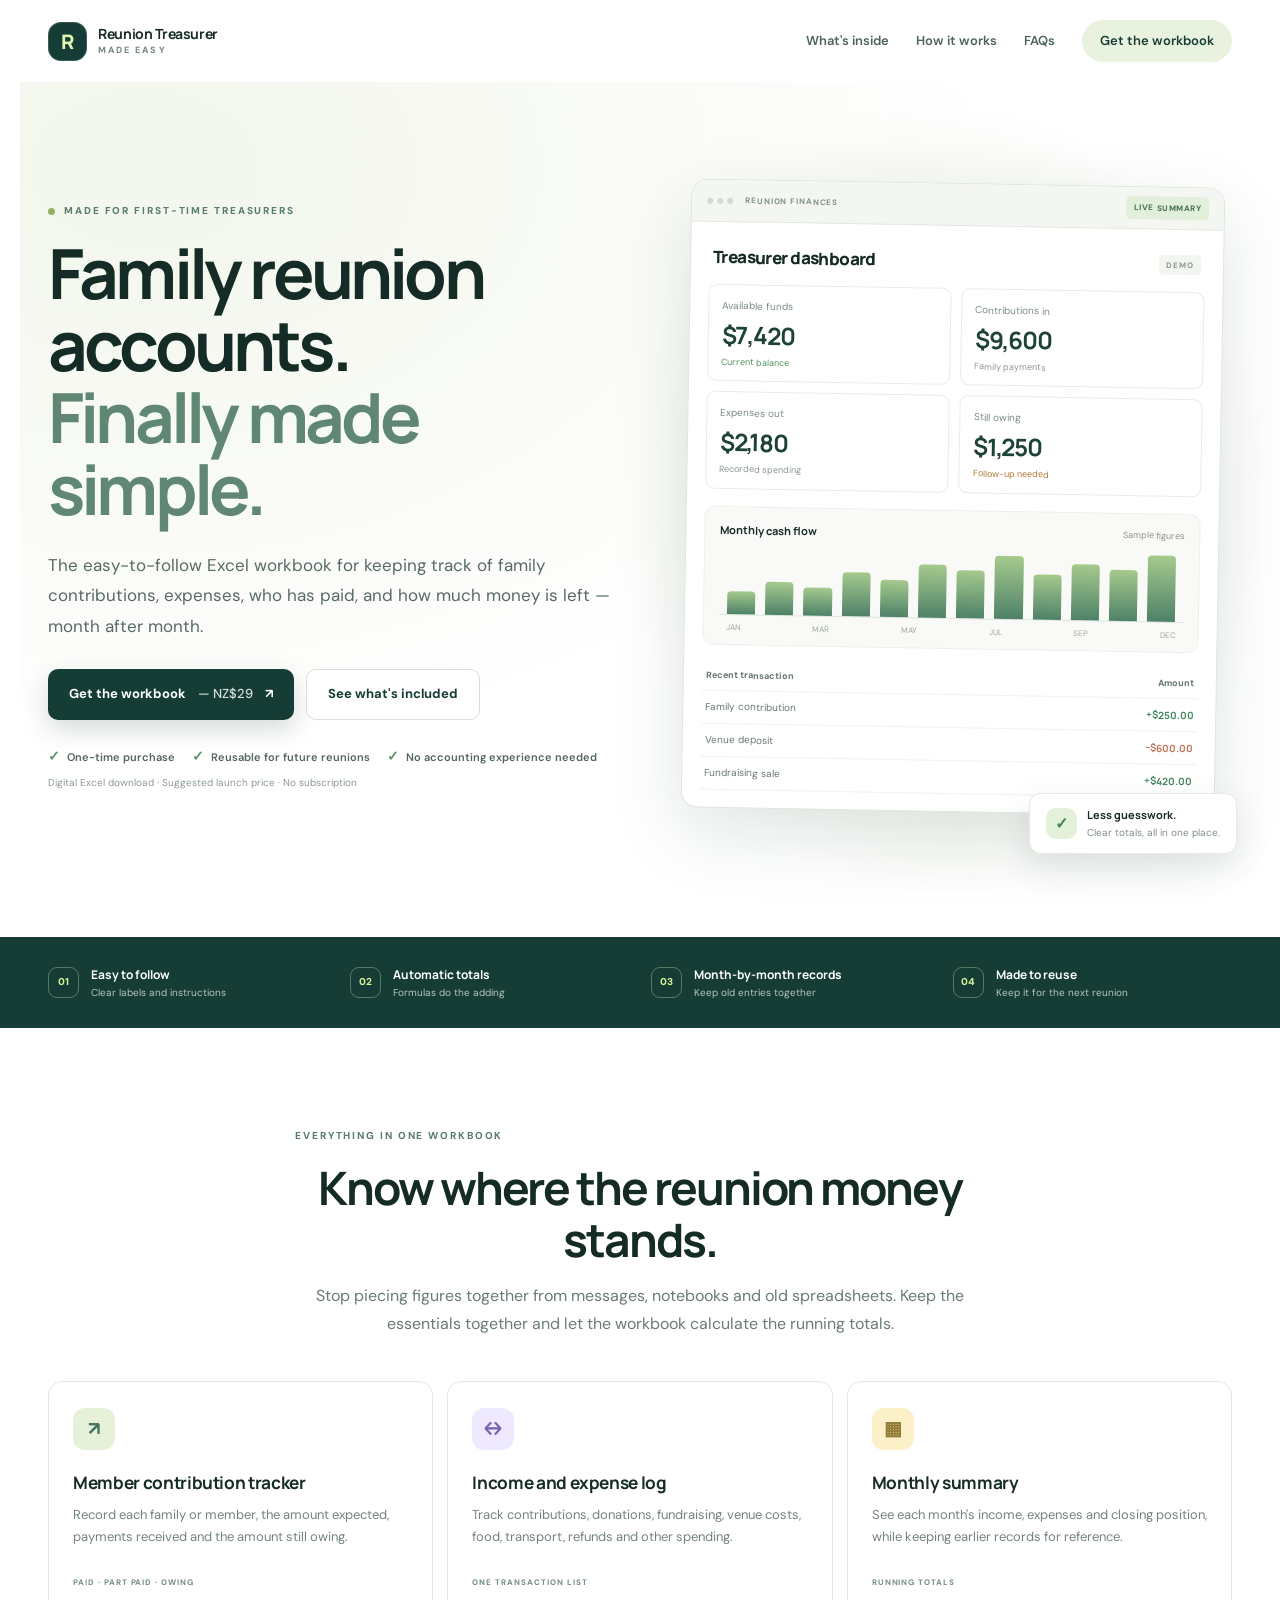
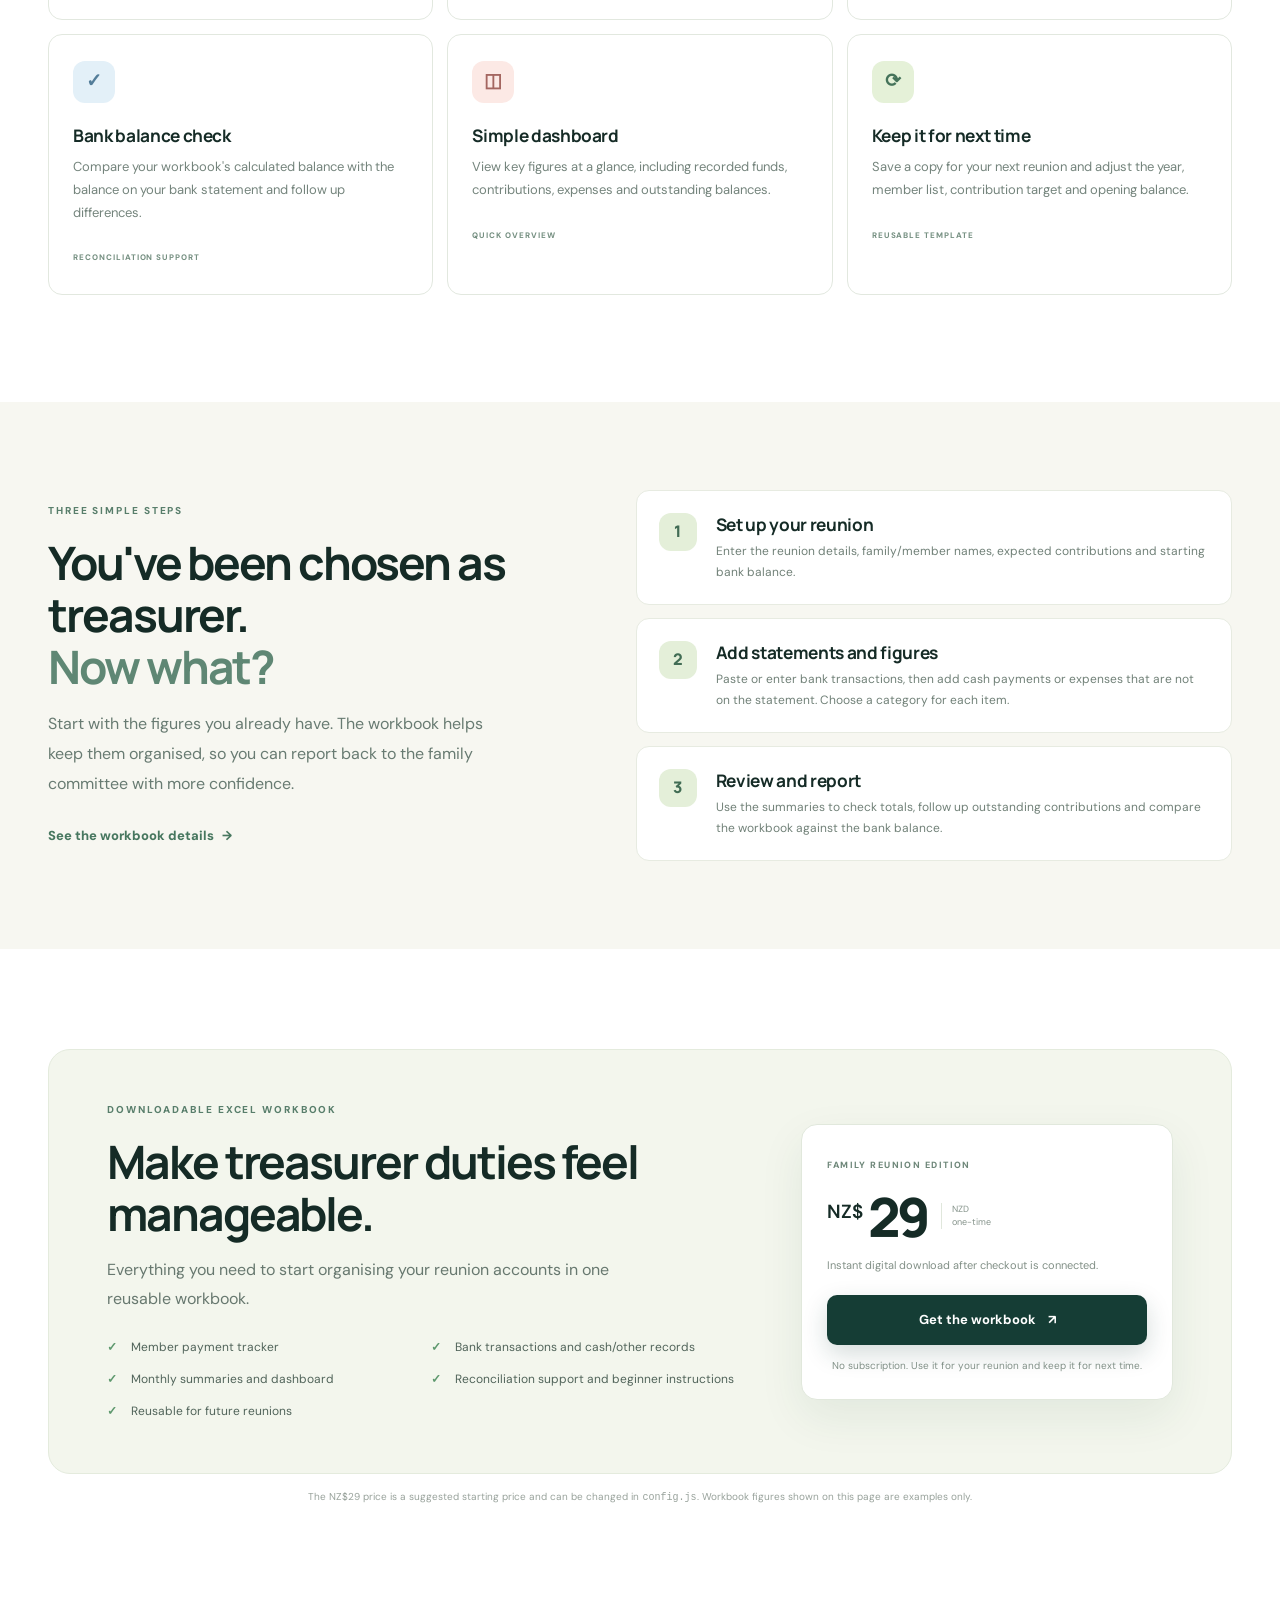
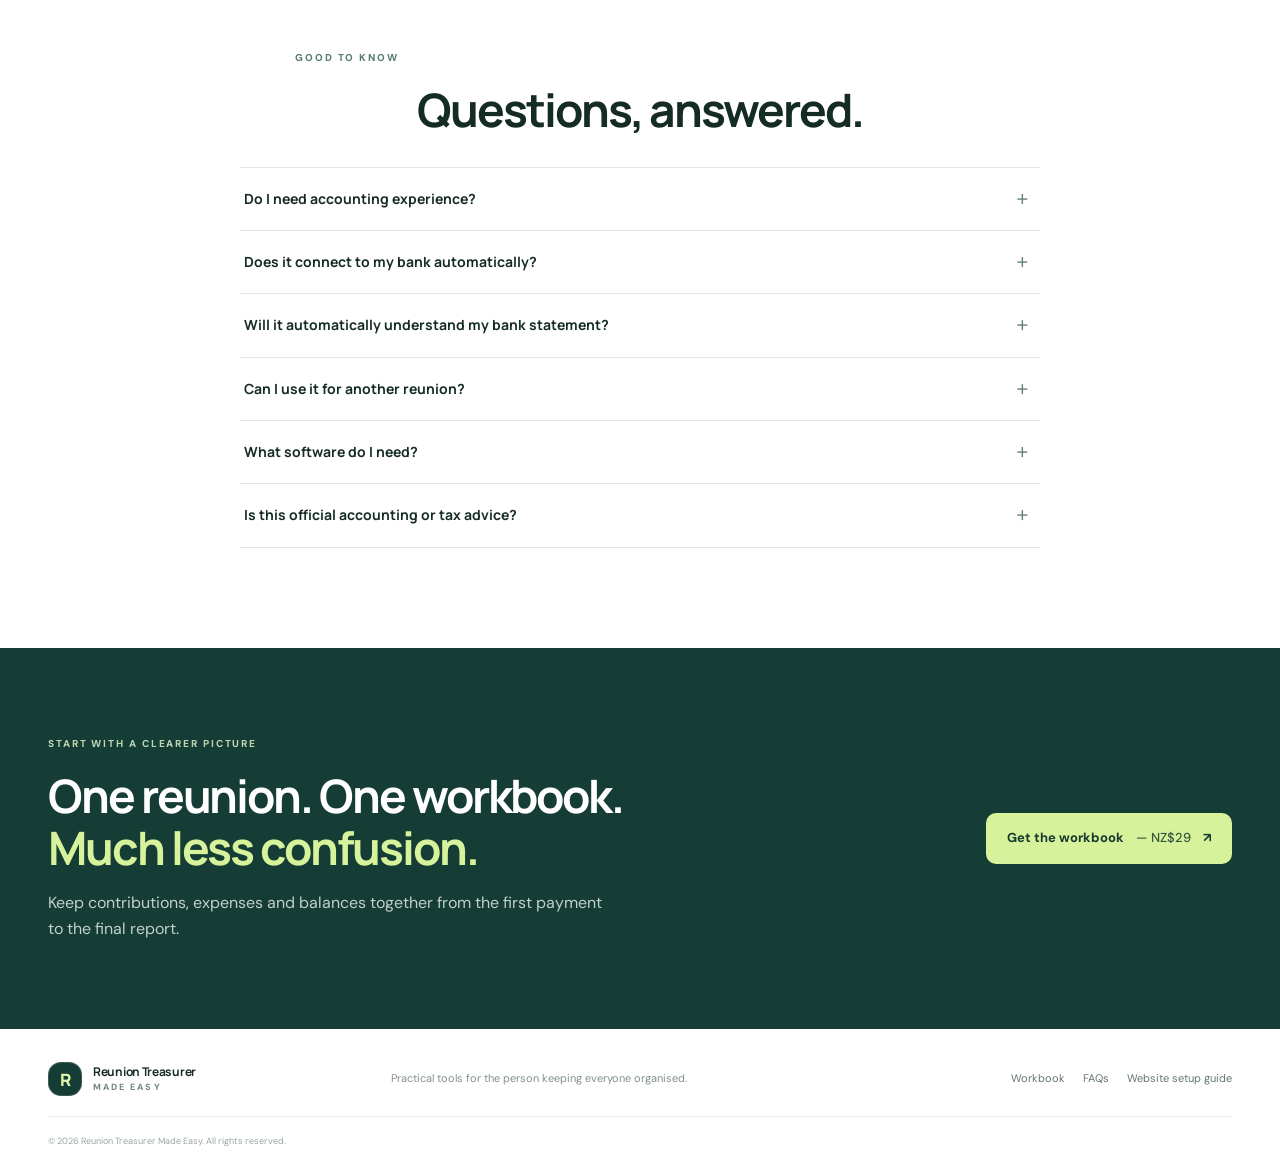
<file: index.html>
<!doctype html>
<html lang="en">
<head>
  <meta charset="utf-8">
  <meta name="viewport" content="width=device-width,initial-scale=1">
  <meta name="description" content="A simple reusable Excel workbook that helps first-time family reunion treasurers track contributions, expenses, members and monthly balances.">
  <meta name="theme-color" content="#153d35">
  <title>Reunion Treasurer Made Easy | Family Reunion Accounts Workbook</title>
  <link rel="icon" href="favicon.svg" type="image/svg+xml">
  <link rel="stylesheet" href="styles.css">
  <script defer src="config.js"></script>
  <script defer src="site.js"></script>
</head>
<body>
  <a class="skip-link" href="#main">Skip to content</a>
  <header class="site-header">
    <a class="brand" href="#top" aria-label="Reunion Treasurer Made Easy home">
      <span class="brand-mark" aria-hidden="true">R</span>
      <span><strong>Reunion Treasurer</strong><small>MADE EASY</small></span>
    </a>
    <nav aria-label="Main navigation">
      <a href="#inside">What's inside</a>
      <a href="#how">How it works</a>
      <a href="#faq">FAQs</a>
      <a class="nav-cta buy-link" href="#buy">Get the workbook</a>
    </nav>
    <button class="menu-toggle" type="button" aria-expanded="false" aria-label="Open navigation">☰</button>
  </header>

  <main id="main">
    <section class="hero section" id="top">
      <div class="hero-copy">
        <div class="eyebrow"><span class="eyebrow-dot"></span> MADE FOR FIRST-TIME TREASURERS</div>
        <h1>Family reunion accounts.<br><em>Finally made simple.</em></h1>
        <p class="hero-lede">The easy-to-follow Excel workbook for keeping track of family contributions, expenses, who has paid, and how much money is left — month after month.</p>
        <div class="hero-actions">
          <a class="button button-primary buy-link" href="#buy">Get the workbook <span class="price-text">— NZ$29</span> <span aria-hidden="true">↗</span></a>
          <a class="button button-secondary" href="#inside">See what's included</a>
        </div>
        <div class="trust-points">
          <span><b>✓</b> One-time purchase</span>
          <span><b>✓</b> Reusable for future reunions</span>
          <span><b>✓</b> No accounting experience needed</span>
        </div>
        <p class="microcopy">Digital Excel download · Suggested launch price · No subscription</p>
      </div>
      <div class="hero-visual" aria-label="Illustration of the workbook dashboard">
        <div class="visual-glow"></div>
        <div class="sheet-window">
          <div class="window-top"><div class="window-dots"><i></i><i></i><i></i></div><span>REUNION FINANCES</span><span class="window-pill">LIVE SUMMARY</span></div>
          <div class="sheet-title">Treasurer dashboard <span>DEMO</span></div>
          <div class="metric-grid">
            <div class="metric"><small>Available funds</small><strong>$7,420</strong><span class="metric-note positive">Current balance</span></div>
            <div class="metric"><small>Contributions in</small><strong>$9,600</strong><span class="metric-note">Family payments</span></div>
            <div class="metric"><small>Expenses out</small><strong>$2,180</strong><span class="metric-note">Recorded spending</span></div>
            <div class="metric"><small>Still owing</small><strong>$1,250</strong><span class="metric-note attention">Follow-up needed</span></div>
          </div>
          <div class="activity-panel">
            <div class="activity-heading"><strong>Monthly cash flow</strong><span>Sample figures</span></div>
            <div class="bar-chart" aria-label="Illustrative monthly cash-flow bars"><span style="height:35%"></span><span style="height:50%"></span><span style="height:42%"></span><span style="height:67%"></span><span style="height:56%"></span><span style="height:80%"></span><span style="height:73%"></span><span style="height:95%"></span><span style="height:68%"></span><span style="height:85%"></span><span style="height:77%"></span><span style="height:100%"></span></div>
            <div class="chart-labels"><span>JAN</span><span>MAR</span><span>MAY</span><span>JUL</span><span>SEP</span><span>DEC</span></div>
          </div>
          <div class="mini-table"><div><b>Recent transaction</b><b>Amount</b></div><div><span>Family contribution</span><strong class="inflow">+$250.00</strong></div><div><span>Venue deposit</span><strong class="outflow">−$600.00</strong></div><div><span>Fundraising sale</span><strong class="inflow">+$420.00</strong></div></div>
        </div>
        <div class="floating-note"><span class="note-check">✓</span><span><strong>Less guesswork.</strong><small>Clear totals, all in one place.</small></span></div>
      </div>
    </section>

    <section class="proof-strip" aria-label="Workbook benefits">
      <div><span class="proof-icon">01</span><strong>Easy to follow</strong><small>Clear labels and instructions</small></div>
      <div><span class="proof-icon">02</span><strong>Automatic totals</strong><small>Formulas do the adding</small></div>
      <div><span class="proof-icon">03</span><strong>Month-by-month records</strong><small>Keep old entries together</small></div>
      <div><span class="proof-icon">04</span><strong>Made to reuse</strong><small>Keep it for the next reunion</small></div>
    </section>

    <section class="section inside-section" id="inside">
      <div class="section-heading"><div class="eyebrow">EVERYTHING IN ONE WORKBOOK</div><h2>Know where the reunion money stands.</h2><p>Stop piecing figures together from messages, notebooks and old spreadsheets. Keep the essentials together and let the workbook calculate the running totals.</p></div>
      <div class="feature-grid">
        <article class="feature-card"><div class="feature-icon green-icon">↗</div><h3>Member contribution tracker</h3><p>Record each family or member, the amount expected, payments received and the amount still owing.</p><span class="feature-tag">PAID · PART PAID · OWING</span></article>
        <article class="feature-card"><div class="feature-icon lilac-icon">↔</div><h3>Income and expense log</h3><p>Track contributions, donations, fundraising, venue costs, food, transport, refunds and other spending.</p><span class="feature-tag">ONE TRANSACTION LIST</span></article>
        <article class="feature-card"><div class="feature-icon gold-icon">▦</div><h3>Monthly summary</h3><p>See each month's income, expenses and closing position, while keeping earlier records for reference.</p><span class="feature-tag">RUNNING TOTALS</span></article>
        <article class="feature-card"><div class="feature-icon blue-icon">✓</div><h3>Bank balance check</h3><p>Compare your workbook's calculated balance with the balance on your bank statement and follow up differences.</p><span class="feature-tag">RECONCILIATION SUPPORT</span></article>
        <article class="feature-card"><div class="feature-icon pink-icon">◫</div><h3>Simple dashboard</h3><p>View key figures at a glance, including recorded funds, contributions, expenses and outstanding balances.</p><span class="feature-tag">QUICK OVERVIEW</span></article>
        <article class="feature-card"><div class="feature-icon green-icon">⟳</div><h3>Keep it for next time</h3><p>Save a copy for your next reunion and adjust the year, member list, contribution target and opening balance.</p><span class="feature-tag">REUSABLE TEMPLATE</span></article>
      </div>
    </section>

    <section class="how-section" id="how">
      <div class="section how-layout">
        <div class="how-copy"><div class="eyebrow">THREE SIMPLE STEPS</div><h2>You've been chosen as treasurer.<br><em>Now what?</em></h2><p>Start with the figures you already have. The workbook helps keep them organised, so you can report back to the family committee with more confidence.</p><a class="text-link" href="#buy">See the workbook details <span aria-hidden="true">→</span></a></div>
        <div class="steps">
          <article class="step"><span class="step-number">1</span><div><h3>Set up your reunion</h3><p>Enter the reunion details, family/member names, expected contributions and starting bank balance.</p></div></article>
          <article class="step"><span class="step-number">2</span><div><h3>Add statements and figures</h3><p>Paste or enter bank transactions, then add cash payments or expenses that are not on the statement. Choose a category for each item.</p></div></article>
          <article class="step"><span class="step-number">3</span><div><h3>Review and report</h3><p>Use the summaries to check totals, follow up outstanding contributions and compare the workbook against the bank balance.</p></div></article>
        </div>
      </div>
    </section>

    <section class="section buy-section" id="buy">
      <div class="buy-card">
        <div class="buy-copy"><div class="eyebrow">DOWNLOADABLE EXCEL WORKBOOK</div><h2>Make treasurer duties feel manageable.</h2><p>Everything you need to start organising your reunion accounts in one reusable workbook.</p><ul class="check-list"><li>Member payment tracker</li><li>Bank transactions and cash/other records</li><li>Monthly summaries and dashboard</li><li>Reconciliation support and beginner instructions</li><li>Reusable for future reunions</li></ul></div>
        <div class="price-card"><div class="price-top"><span class="product-label">FAMILY REUNION EDITION</span><div class="price"><span class="currency-label">NZ$</span><strong class="price-number">29</strong><span class="once">NZD<br>one-time</span></div><p>Instant digital download after checkout is connected.</p></div><a class="button button-primary button-wide buy-link" href="#buy">Get the workbook <span aria-hidden="true">↗</span></a><p class="secure-note">No subscription. Use it for your reunion and keep it for next time.</p><div class="checkout-note" id="checkout-note" role="status" hidden>Checkout has not been connected yet. See the website setup guide to add your payment link before launching.</div></div>
      </div>
      <p class="price-disclaimer">The NZ$29 price is a suggested starting price and can be changed in <code>config.js</code>. Workbook figures shown on this page are examples only.</p>
    </section>

    <section class="section faq-section" id="faq">
      <div class="section-heading"><div class="eyebrow">GOOD TO KNOW</div><h2>Questions, answered.</h2></div>
      <div class="faq-list">
        <details><summary>Do I need accounting experience?</summary><p>No. The workbook uses plain labels, beginner instructions and formulas for totals. You still need to enter figures accurately and review the results.</p></details>
        <details><summary>Does it connect to my bank automatically?</summary><p>No. For privacy and control, it does not access your bank account. You paste or enter statement transactions, assign categories and check the totals against the actual statement.</p></details>
        <details><summary>Will it automatically understand my bank statement?</summary><p>Not in this version. It is a manual-entry/paste workbook, not an AI statement-reading service. Review every entry for accuracy.</p></details>
        <details><summary>Can I use it for another reunion?</summary><p>Yes. Save a fresh copy, update the reunion details and member list, and retain the previous workbook as your record for the earlier reunion.</p></details>
        <details><summary>What software do I need?</summary><p>It is an Excel workbook (.xlsx). Microsoft Excel is recommended. Other spreadsheet applications may display or calculate some formulas differently, so test your chosen app before relying on it for committee reporting.</p></details>
        <details><summary>Is this official accounting or tax advice?</summary><p>No. It is a practical record-keeping template, not accounting, legal or tax advice. Keep your bank statements and receipts, and have the committee review the accounts.</p></details>
      </div>
    </section>

    <section class="final-cta section"><div><div class="eyebrow">START WITH A CLEARER PICTURE</div><h2>One reunion. One workbook.<br><em>Much less confusion.</em></h2><p>Keep contributions, expenses and balances together from the first payment to the final report.</p></div><a class="button button-light buy-link" href="#buy">Get the workbook <span class="price-text">— NZ$29</span> <span aria-hidden="true">↗</span></a></section>
  </main>

  <footer class="site-footer"><a class="brand footer-brand" href="#top"><span class="brand-mark" aria-hidden="true">R</span><span><strong>Reunion Treasurer</strong><small>MADE EASY</small></span></a><p>Practical tools for the person keeping everyone organised.</p><div class="footer-links"><a href="#inside">Workbook</a><a href="#faq">FAQs</a><a href="setup-guide.html">Website setup guide</a></div><small class="copyright">© <span id="year"></span> Reunion Treasurer Made Easy. All rights reserved.</small></footer>

  <dialog id="setup-dialog" class="setup-dialog"><button class="dialog-close" type="button" aria-label="Close message">×</button><div class="dialog-symbol">↗</div><h2>Almost ready to sell</h2><p>This website is built, but its checkout button still needs your payment-provider product link. Follow the included setup guide before publishing so customers can pay and receive the workbook.</p><a class="button button-primary" href="setup-guide.html">Open setup guide</a></dialog>
</body>
</html>
</file>
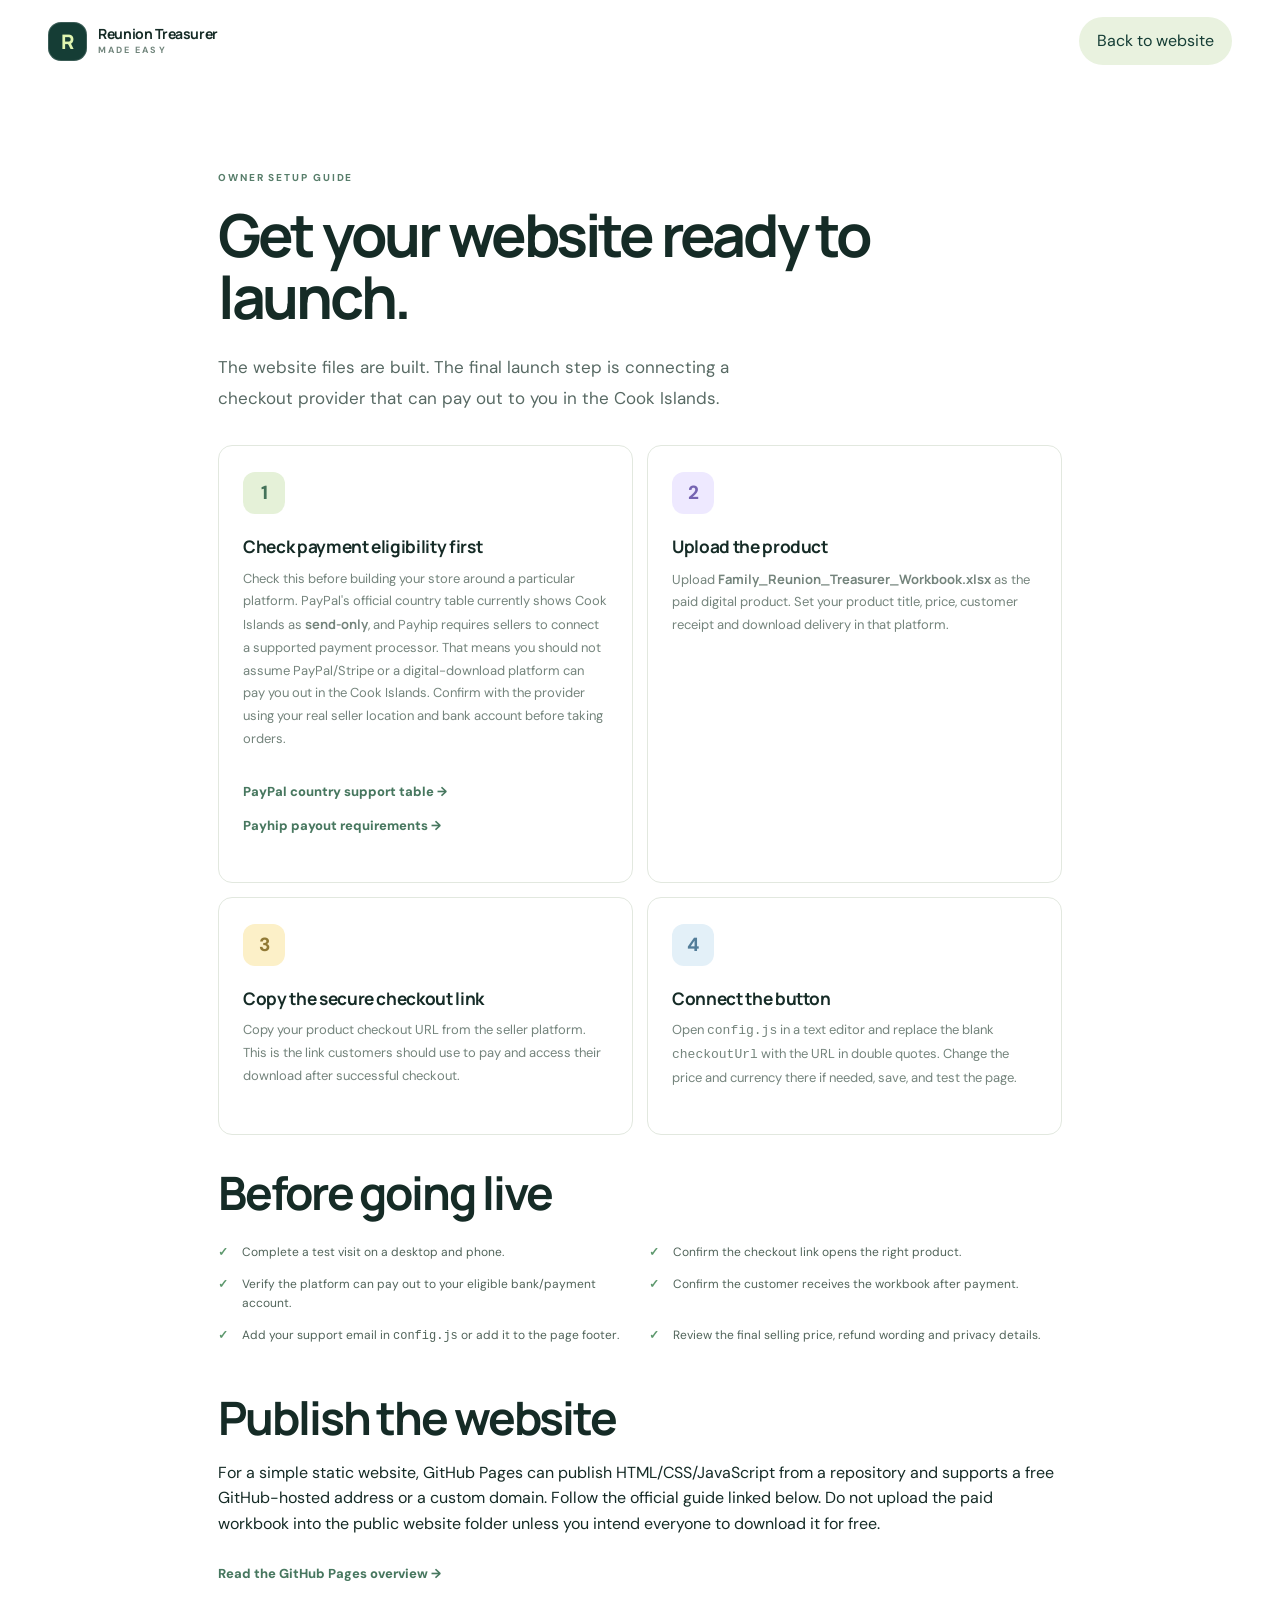
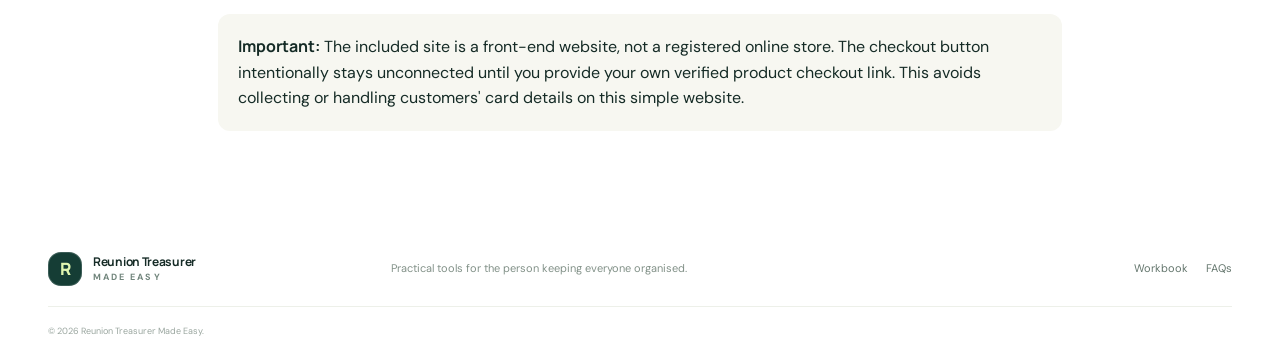
<file: setup-guide.html>
<!doctype html><html lang="en"><head><meta charset="utf-8"><meta name="viewport" content="width=device-width,initial-scale=1"><title>Website Setup Guide | Reunion Treasurer Made Easy</title><link rel="stylesheet" href="styles.css"></head><body><header class="site-header"><a class="brand" href="index.html"><span class="brand-mark">R</span><span><strong>Reunion Treasurer</strong><small>MADE EASY</small></span></a><a class="nav-cta" href="index.html">Back to website</a></header><main class="section" style="max-width:900px"><div class="eyebrow">OWNER SETUP GUIDE</div><h1 style="font-size:clamp(2.5rem,5vw,3.7rem)">Get your website ready to launch.</h1><p class="hero-lede">The website files are built. The final launch step is connecting a checkout provider that can pay out to you in the Cook Islands.</p><div class="feature-grid" style="grid-template-columns:1fr 1fr;margin:32px 0"><article class="feature-card"><div class="feature-icon green-icon">1</div><h3>Check payment eligibility first</h3><p>Check this before building your store around a particular platform. PayPal's official country table currently shows Cook Islands as <strong>send-only</strong>, and Payhip requires sellers to connect a supported payment processor. That means you should not assume PayPal/Stripe or a digital-download platform can pay you out in the Cook Islands. Confirm with the provider using your real seller location and bank account before taking orders.</p><p><a class="text-link" href="https://developer.paypal.com/platforms/seller-onboarding" target="_blank" rel="noopener noreferrer">PayPal country support table →</a> &nbsp; <a class="text-link" href="https://help.payhip.com/article/173-how-do-i-get-paid" target="_blank" rel="noopener noreferrer">Payhip payout requirements →</a></p></article><article class="feature-card"><div class="feature-icon lilac-icon">2</div><h3>Upload the product</h3><p>Upload <strong>Family_Reunion_Treasurer_Workbook.xlsx</strong> as the paid digital product. Set your product title, price, customer receipt and download delivery in that platform.</p></article><article class="feature-card"><div class="feature-icon gold-icon">3</div><h3>Copy the secure checkout link</h3><p>Copy your product checkout URL from the seller platform. This is the link customers should use to pay and access their download after successful checkout.</p></article><article class="feature-card"><div class="feature-icon blue-icon">4</div><h3>Connect the button</h3><p>Open <code>config.js</code> in a text editor and replace the blank <code>checkoutUrl</code> with the URL in double quotes. Change the price and currency there if needed, save, and test the page.</p></article></div><h2>Before going live</h2><ul class="check-list" style="grid-template-columns:1fr 1fr"><li>Complete a test visit on a desktop and phone.</li><li>Confirm the checkout link opens the right product.</li><li>Verify the platform can pay out to your eligible bank/payment account.</li><li>Confirm the customer receives the workbook after payment.</li><li>Add your support email in <code>config.js</code> or add it to the page footer.</li><li>Review the final selling price, refund wording and privacy details.</li></ul><h2 style="margin-top:45px">Publish the website</h2><p>For a simple static website, GitHub Pages can publish HTML/CSS/JavaScript from a repository and supports a free GitHub-hosted address or a custom domain. Follow the official guide linked below. Do not upload the paid workbook into the public website folder unless you intend everyone to download it for free.</p><p><a class="text-link" href="https://docs.github.com/en/pages/getting-started-with-github-pages/what-is-github-pages" target="_blank" rel="noopener noreferrer">Read the GitHub Pages overview →</a></p><div style="padding:20px;background:#f7f7f1;border-radius:12px;margin-top:28px"><strong>Important:</strong> The included site is a front-end website, not a registered online store. The checkout button intentionally stays unconnected until you provide your own verified product checkout link. This avoids collecting or handling customers' card details on this simple website.</div></main><footer class="site-footer"><a class="brand footer-brand" href="index.html"><span class="brand-mark">R</span><span><strong>Reunion Treasurer</strong><small>MADE EASY</small></span></a><p>Practical tools for the person keeping everyone organised.</p><div class="footer-links"><a href="index.html#inside">Workbook</a><a href="index.html#faq">FAQs</a></div><small class="copyright">© <span id="y"></span> Reunion Treasurer Made Easy.</small></footer><script>document.getElementById('y').textContent=new Date().getFullYear()</script></body></html>
</file>
<file: styles.css>
@import url('https://fonts.googleapis.com/css2?family=DM+Sans:wght@400;500;600;700&family=Manrope:wght@400;500;600;700;800&display=swap');
:root{--forest:#153d35;--forest-2:#1f5146;--ink:#152b26;--muted:#60726d;--cream:#f7f7f1;--paper:#fff;--line:#e2e8df;--lime:#d6f29b;--lilac:#e9e4ff;--gold:#f8e9b8;--soft:#eef4e9;--shadow:0 25px 75px rgba(16,50,41,.12)}
*{box-sizing:border-box}html{scroll-behavior:smooth;scroll-padding-top:88px}body{margin:0;background:#fff;color:var(--ink);font:16px/1.6 'DM Sans',Arial,sans-serif}h1,h2,h3,strong{font-family:'Manrope','DM Sans',Arial,sans-serif}h1,h2,h3,p{margin-top:0}h1{font-size:clamp(2.6rem,5.4vw,4.8rem);line-height:1.04;letter-spacing:-.055em;margin-bottom:25px}h1 em,h2 em{font-style:normal;color:#5f8774}h2{font-size:clamp(2rem,3.6vw,3.15rem);line-height:1.13;letter-spacing:-.045em;margin-bottom:16px}h3{font-size:1.08rem;line-height:1.35;letter-spacing:-.02em;margin-bottom:9px}a{color:inherit;text-decoration:none}.skip-link{position:absolute;top:-80px;left:16px;background:#fff;padding:10px;z-index:20}.skip-link:focus{top:16px}.site-header{height:82px;max-width:1240px;margin:auto;padding:0 28px;display:flex;align-items:center;justify-content:space-between;gap:24px}.brand{display:flex;align-items:center;gap:11px;line-height:1.1;white-space:nowrap}.brand-mark{height:39px;width:39px;border-radius:13px;background:var(--forest);display:grid;place-items:center;color:#e0f6b0;font:800 20px 'Manrope';box-shadow:inset 0 0 0 1px rgba(255,255,255,.16)}.brand strong{font-size:14px;letter-spacing:-.025em;display:block}.brand small{display:block;font-size:9px;font-weight:700;letter-spacing:.23em;color:#71857c;margin-top:5px}.site-header nav{display:flex;align-items:center;gap:27px;font-size:13px;font-weight:600;color:#4d625b}.site-header nav a:not(.nav-cta):hover,.footer-links a:hover{color:#518169}.nav-cta{background:#e9f2df;color:var(--forest);border-radius:999px;padding:11px 18px}.menu-toggle{display:none;border:0;background:transparent;font-size:24px;color:var(--forest)}.section{max-width:1240px;margin:auto;padding:88px 28px}.hero{min-height:630px;display:grid;grid-template-columns:1.02fr .98fr;align-items:center;gap:28px;padding-top:65px;padding-bottom:80px;background:radial-gradient(ellipse at 10% 10%,#f2f6eb 0%,transparent 55%)}.hero-copy{position:relative;z-index:2}.eyebrow{font-size:10px;font-weight:800;letter-spacing:.19em;color:#587e6b;display:flex;align-items:center;gap:9px;margin-bottom:18px}.eyebrow-dot{width:7px;height:7px;background:#8fb263;border-radius:100%}.hero-lede{max-width:570px;font-size:17px;line-height:1.8;color:#586a64;margin-bottom:27px}.hero-actions{display:flex;align-items:center;flex-wrap:wrap;gap:12px}.button{display:inline-flex;align-items:center;justify-content:center;gap:12px;min-height:51px;padding:0 21px;border-radius:10px;font-weight:700;font-size:13px;transition:transform .18s,box-shadow .18s;cursor:pointer;border:0}.button:hover{transform:translateY(-2px)}.button-primary{color:#fff;background:var(--forest);box-shadow:0 9px 24px rgba(21,61,53,.18)}.button-primary:hover{background:#204f43;box-shadow:0 12px 28px rgba(21,61,53,.24)}.button-secondary{border:1px solid #d7e1d7;background:#fff;color:var(--forest)}.button-light{background:var(--lime);color:#17382f}.price-text{font-weight:500;opacity:.84}.trust-points{margin:25px 0 8px;display:flex;gap:17px;flex-wrap:wrap;font-size:11px;font-weight:600;color:#53655f}.trust-points b{color:#60906b;font-size:14px;padding-right:4px}.microcopy{color:#8b9993;font-size:10px}.hero-visual{position:relative;min-width:0;padding:36px 12px 45px 20px}.visual-glow{position:absolute;inset:0;background:radial-gradient(ellipse,#dfead9 0%,rgba(239,244,232,.4) 58%,transparent 73%);transform:scale(1.1)}.sheet-window{position:relative;background:#fff;border:1px solid #dfe6df;border-radius:17px;overflow:hidden;box-shadow:var(--shadow);transform:rotate(1deg);padding-bottom:17px}.window-top{height:42px;background:#f4f6f1;border-bottom:1px solid #e3e8e1;display:flex;align-items:center;gap:12px;padding:0 15px;color:#83928b;font-size:8px;letter-spacing:.11em;font-weight:800}.window-dots{display:flex;gap:4px}.window-dots i{width:6px;height:6px;border-radius:50%;background:#d3dcd1}.window-pill{margin-left:auto;padding:5px 8px;border-radius:5px;background:#e2efdb;color:#477254;letter-spacing:.07em}.sheet-title{display:flex;align-items:center;justify-content:space-between;padding:21px 22px 14px;font-family:'Manrope';font-size:17px;font-weight:800;letter-spacing:-.035em}.sheet-title span{font:800 8px 'DM Sans';letter-spacing:.15em;color:#8b9992;background:#f3f5f1;padding:5px 7px;border-radius:4px}.metric-grid{padding:0 18px;display:grid;grid-template-columns:repeat(2,minmax(0,1fr));gap:10px}.metric{border:1px solid #e9ede7;border-radius:9px;padding:13px 13px 11px;min-width:0}.metric small{display:block;color:#7b8c83;font-size:10px;margin-bottom:7px}.metric strong{display:block;font-size:24px;letter-spacing:-.05em;line-height:1.2;color:#1d4237}.metric-note{display:block;font-size:9px;color:#8a9891;margin-top:5px}.metric-note.positive{color:#4f9360}.metric-note.attention{color:#b17a38}.activity-panel{margin:17px 18px 0;background:#f9faf7;border-radius:10px;border:1px solid #edf0e9;padding:14px 15px 10px}.activity-heading{display:flex;justify-content:space-between;font-size:11px;margin-bottom:10px}.activity-heading span{font-size:9px;color:#89968f}.bar-chart{height:67px;display:flex;align-items:end;gap:10px;padding:0 8px;border-bottom:1px solid #dce5da}.bar-chart span{flex:1;background:linear-gradient(180deg,#a5ca8d,#4e8168);border-radius:4px 4px 0 0;min-width:4px}.chart-labels{display:flex;justify-content:space-between;padding:6px 7px 0;font-size:8px;color:#9aa79f}.mini-table{margin:15px 18px 0}.mini-table>div{display:grid;grid-template-columns:1fr auto;gap:8px;padding:8px 4px;border-bottom:1px solid #f0f2ed;font-size:10px;color:#687971}.mini-table>div:first-child{color:#65776f;font-size:9px}.mini-table strong{font-size:10px}.inflow{color:#43875e}.outflow{color:#bd755a}.floating-note{position:absolute;right:-5px;bottom:3px;display:flex;align-items:center;gap:10px;background:#fff;border:1px solid #e4ebe0;border-radius:12px;padding:12px 16px;box-shadow:0 12px 35px rgba(23,56,46,.12)}.note-check{display:grid;place-items:center;width:31px;height:31px;background:#e4f1da;color:#43875b;border-radius:10px;font-weight:800}.floating-note strong{font-size:11px;display:block}.floating-note small{font-size:10px;color:#819088;display:block;margin-top:2px}.proof-strip{background:var(--forest);color:#fff;display:grid;grid-template-columns:repeat(4,1fr);padding:28px max(28px,calc((100vw - 1184px)/2));gap:22px}.proof-strip>div{display:grid;grid-template-columns:31px auto;column-gap:12px;align-items:center}.proof-icon{grid-row:span 2;width:31px;height:31px;display:grid;place-items:center;border:1px solid rgba(218,244,194,.33);border-radius:9px;color:var(--lime);font-size:10px;font-weight:800}.proof-strip strong{font-size:12px;font-weight:700}.proof-strip small{font-size:10px;color:#b6c7bf;line-height:1.5}.section-heading{text-align:center;max-width:690px;margin:0 auto 42px}.section-heading p{color:#6a7c74;line-height:1.8}.inside-section{padding-top:100px;padding-bottom:107px}.feature-grid{display:grid;grid-template-columns:repeat(3,1fr);gap:14px}.feature-card{border:1px solid var(--line);border-radius:14px;padding:26px 24px;min-height:220px;background:#fff;transition:transform .2s,box-shadow .2s}.feature-card:hover{transform:translateY(-3px);box-shadow:0 15px 34px rgba(24,59,48,.07)}.feature-icon{width:42px;height:42px;border-radius:12px;display:grid;place-items:center;font-size:19px;font-weight:800;margin-bottom:21px}.green-icon{background:#e5f1d8;color:#45735a}.lilac-icon{background:#eee9ff;color:#7564b2}.gold-icon{background:#fcf0c8;color:#917a36}.blue-icon{background:#e3f0f8;color:#537d99}.pink-icon{background:#fce9e5;color:#a46660}.feature-card p{color:#74847c;font-size:13px;line-height:1.75;margin-bottom:18px}.feature-tag{font-size:8px;letter-spacing:.12em;font-weight:800;color:#769082}.how-section{background:var(--cream)}.how-layout{display:grid;grid-template-columns:.9fr 1.1fr;gap:100px;align-items:center}.how-copy p{line-height:1.85;color:#687b72;max-width:440px}.text-link{display:inline-flex;gap:8px;align-items:center;font-weight:800;color:#47775f;font-size:13px;margin-top:12px}.steps{display:grid;gap:13px}.step{display:flex;gap:19px;padding:22px;background:#fff;border:1px solid #e7ebe1;border-radius:13px}.step-number{flex-shrink:0;width:38px;height:38px;display:grid;place-items:center;border-radius:12px;background:#e4efd9;color:#416c54;font-family:'Manrope';font-weight:800}.step h3{margin-bottom:5px}.step p{margin:0;color:#718178;font-size:12px;line-height:1.7}.buy-section{padding-top:100px;padding-bottom:88px}.buy-card{display:grid;grid-template-columns:1.1fr .65fr;gap:65px;align-items:center;background:#f3f6ed;border:1px solid #e4ebdd;border-radius:22px;padding:52px 58px}.buy-copy h2{max-width:560px}.buy-copy>p{color:#67786f;line-height:1.8;max-width:530px}.check-list{list-style:none;padding:0;margin:24px 0 0;display:grid;grid-template-columns:1fr 1fr;gap:13px 18px}.check-list li{position:relative;padding-left:24px;font-size:12px;color:#51645a}.check-list li:before{content:'✓';position:absolute;left:0;top:0;color:#5d986d;font-weight:800}.price-card{background:#fff;border:1px solid #e1e8dc;border-radius:16px;padding:25px;box-shadow:0 17px 45px rgba(29,71,56,.08)}.product-label{font-size:9px;letter-spacing:.16em;font-weight:800;color:#6e8779}.price{display:flex;align-items:center;gap:5px;margin-top:14px}.currency-label{font-size:19px;font-weight:600;align-self:flex-start;margin-top:8px}.price-number{font:800 54px/1 'Manrope';letter-spacing:-.07em}.once{border-left:1px solid #e0e7dc;margin-left:8px;padding-left:10px;color:#85938b;font-size:9px;line-height:1.45}.price-top>p{font-size:11px;color:#829087;margin:14px 0 20px}.button-wide{width:100%;min-height:50px}.secure-note{text-align:center;font-size:10px;line-height:1.6;color:#819087;margin:13px 0 0}.checkout-note{margin-top:14px;padding:12px;background:#fff5d7;border:1px solid #efdfae;border-radius:8px;font-size:11px;color:#705a26}.price-disclaimer{text-align:center;color:#98a29b;font-size:10px;margin-top:15px}.faq-section{padding-top:46px;padding-bottom:100px}.faq-section .section-heading{margin-bottom:30px}.faq-list{max-width:800px;margin:auto;border-top:1px solid #e3e9e2}.faq-list details{border-bottom:1px solid #e3e9e2;padding:0 4px}.faq-list summary{position:relative;list-style:none;cursor:pointer;padding:20px 35px 20px 0;font-family:'Manrope';font-size:14px;font-weight:700}.faq-list summary::-webkit-details-marker{display:none}.faq-list summary:after{content:'+';position:absolute;right:7px;top:14px;font-size:22px;font-weight:400;color:#5d836e}.faq-list details[open] summary:after{content:'−'}.faq-list details p{color:#6e8076;font-size:13px;line-height:1.8;max-width:690px;padding:0 0 12px;margin:0}.final-cta{max-width:none;padding-left:max(28px,calc((100vw - 1184px)/2));padding-right:max(28px,calc((100vw - 1184px)/2));background:var(--forest);color:#fff;display:flex;justify-content:space-between;align-items:center;gap:40px}.final-cta .eyebrow{color:#bcd6b2}.final-cta h2{font-size:clamp(2rem,3.6vw,3rem)}.final-cta h2 em{color:var(--lime)}.final-cta p{color:#c1d0c9;margin:0;max-width:570px}.final-cta .button{flex-shrink:0}.site-footer{max-width:1240px;margin:auto;padding:33px 28px 27px;display:grid;grid-template-columns:1fr 1.5fr 1fr;gap:12px;align-items:center}.footer-brand .brand-mark{height:34px;width:34px;font-size:17px}.footer-brand strong{font-size:12px}.site-footer>p{font-size:11px;color:#829188;margin:0}.footer-links{display:flex;justify-content:flex-end;gap:18px;font-size:11px;color:#64766d}.copyright{grid-column:1/-1;border-top:1px solid #edf0e9;padding-top:17px;margin-top:8px;color:#9aa69f;font-size:9px}.setup-dialog{max-width:430px;border:1px solid #e1e8dd;border-radius:18px;padding:34px;box-shadow:0 24px 80px rgba(11,43,32,.25);color:var(--ink)}.setup-dialog::backdrop{background:rgba(10,35,28,.5);backdrop-filter:blur(3px)}.setup-dialog h2{font-size:25px}.setup-dialog p{font-size:13px;color:#718077;line-height:1.8}.dialog-symbol{font-size:23px;display:grid;place-items:center;width:46px;height:46px;border-radius:13px;background:#e6f1dc;color:#437657;margin-bottom:17px}.dialog-close{position:absolute;right:15px;top:10px;border:0;background:transparent;font-size:24px;color:#6f8077;cursor:pointer}
@media(max-width:980px){.site-header nav{gap:15px}.hero{grid-template-columns:1fr 1fr;gap:5px}.hero-visual{padding-left:0;padding-right:0}.hero h1{font-size:clamp(2.5rem,5vw,3.8rem)}.how-layout{gap:45px}.buy-card{gap:30px;padding:42px}.proof-strip{padding-left:28px;padding-right:28px}.proof-strip strong{font-size:11px}}
@media(max-width:760px){.site-header{height:72px;padding:0 20px}.menu-toggle{display:block}.site-header nav{display:none;position:absolute;top:68px;right:15px;left:15px;background:#fff;border:1px solid var(--line);box-shadow:var(--shadow);border-radius:14px;padding:18px;z-index:10;align-items:stretch;flex-direction:column;gap:8px}.site-header nav.open{display:flex}.site-header nav a{padding:10px 12px}.hero{display:block;padding:50px 20px 64px}.hero-copy{max-width:610px}.hero-lede{font-size:15px}.hero-visual{max-width:510px;margin:20px auto 0;padding:18px 0 38px}.sheet-window{transform:none}.floating-note{right:-5px;bottom:-3px}.trust-points{gap:9px 14px}.proof-strip{grid-template-columns:repeat(2,1fr);padding:25px 20px;gap:18px}.section{padding:68px 20px}.section-heading{margin-bottom:30px}.feature-grid{grid-template-columns:repeat(2,1fr)}.feature-card{padding:22px;min-height:0}.how-layout{display:block}.how-copy{margin-bottom:32px}.buy-card{grid-template-columns:1fr;gap:28px;padding:30px 23px}.check-list{grid-template-columns:1fr}.price-card{max-width:430px;width:100%;margin:auto}.final-cta{display:block;padding:55px 20px}.final-cta .button{margin-top:25px}.site-footer{padding:30px 20px;grid-template-columns:1fr;gap:15px}.site-footer>p{max-width:320px}.footer-links{justify-content:flex-start;flex-wrap:wrap}.copyright{grid-column:auto}.faq-section{padding-top:25px}}
@media(max-width:430px){h1{font-size:2.65rem}.hero-actions{align-items:stretch;flex-direction:column}.button{width:100%}.feature-grid{grid-template-columns:1fr}.metric strong{font-size:21px}.sheet-title{padding-left:15px;padding-right:15px}.metric-grid{padding:0 12px;gap:8px}.metric{padding:11px}.activity-panel{margin-left:12px;margin-right:12px}.mini-table{margin-left:12px;margin-right:12px}.floating-note{right:0}.proof-strip{gap:16px}.proof-strip>div{grid-template-columns:29px auto;column-gap:9px}.proof-strip strong{font-size:10px}.proof-strip small{font-size:9px}}
</file>
